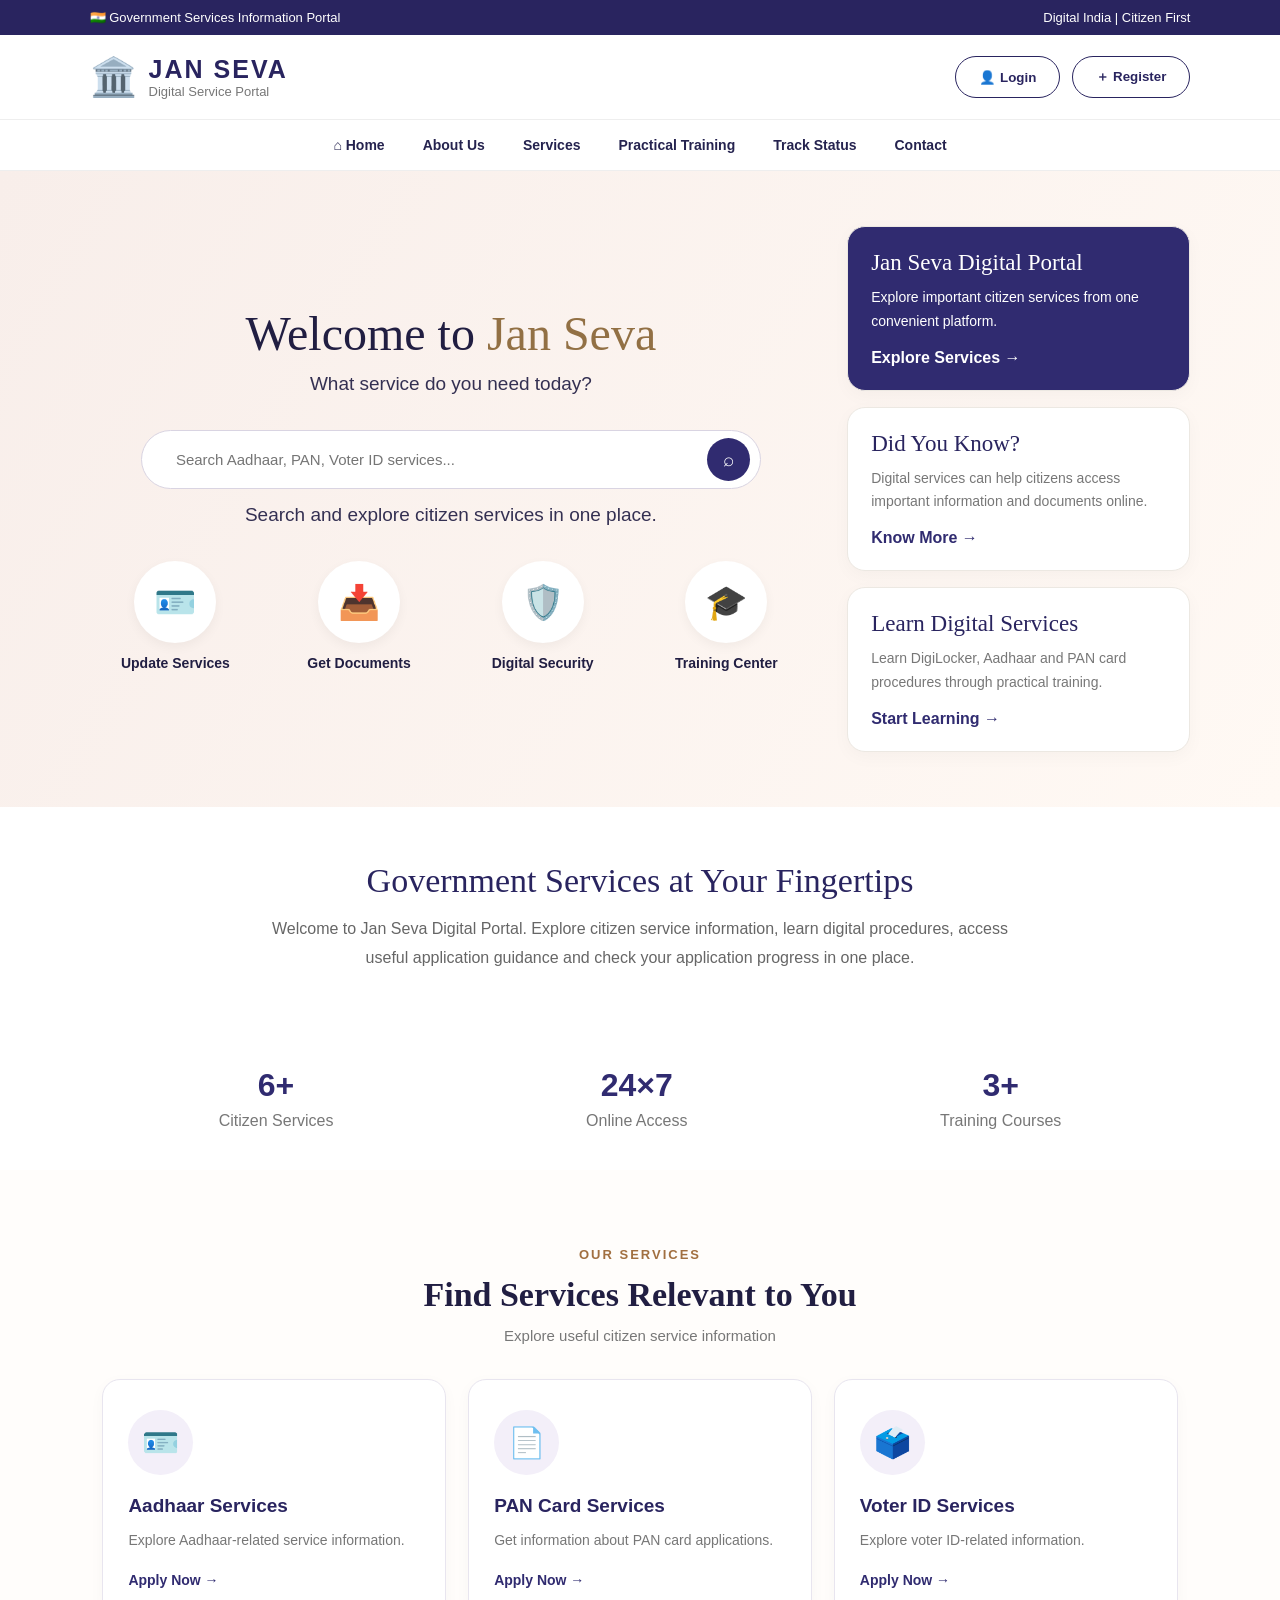
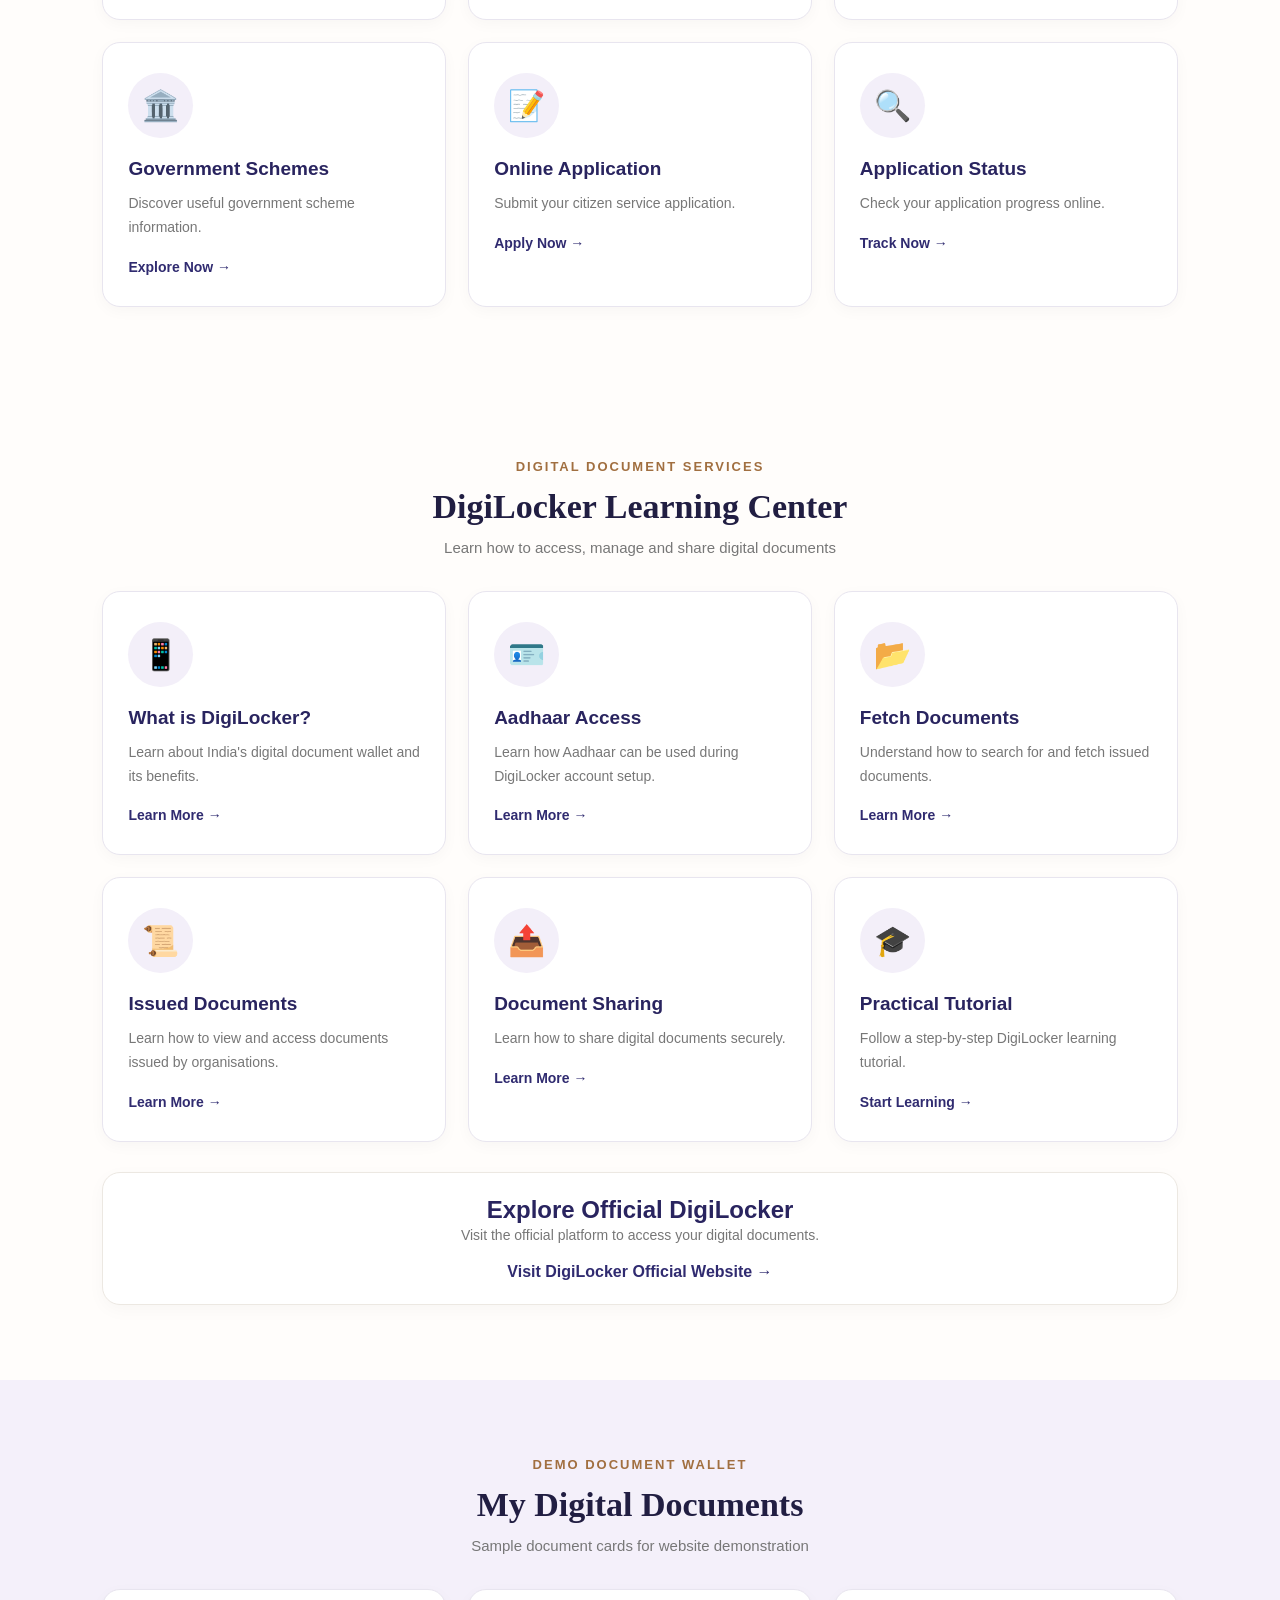
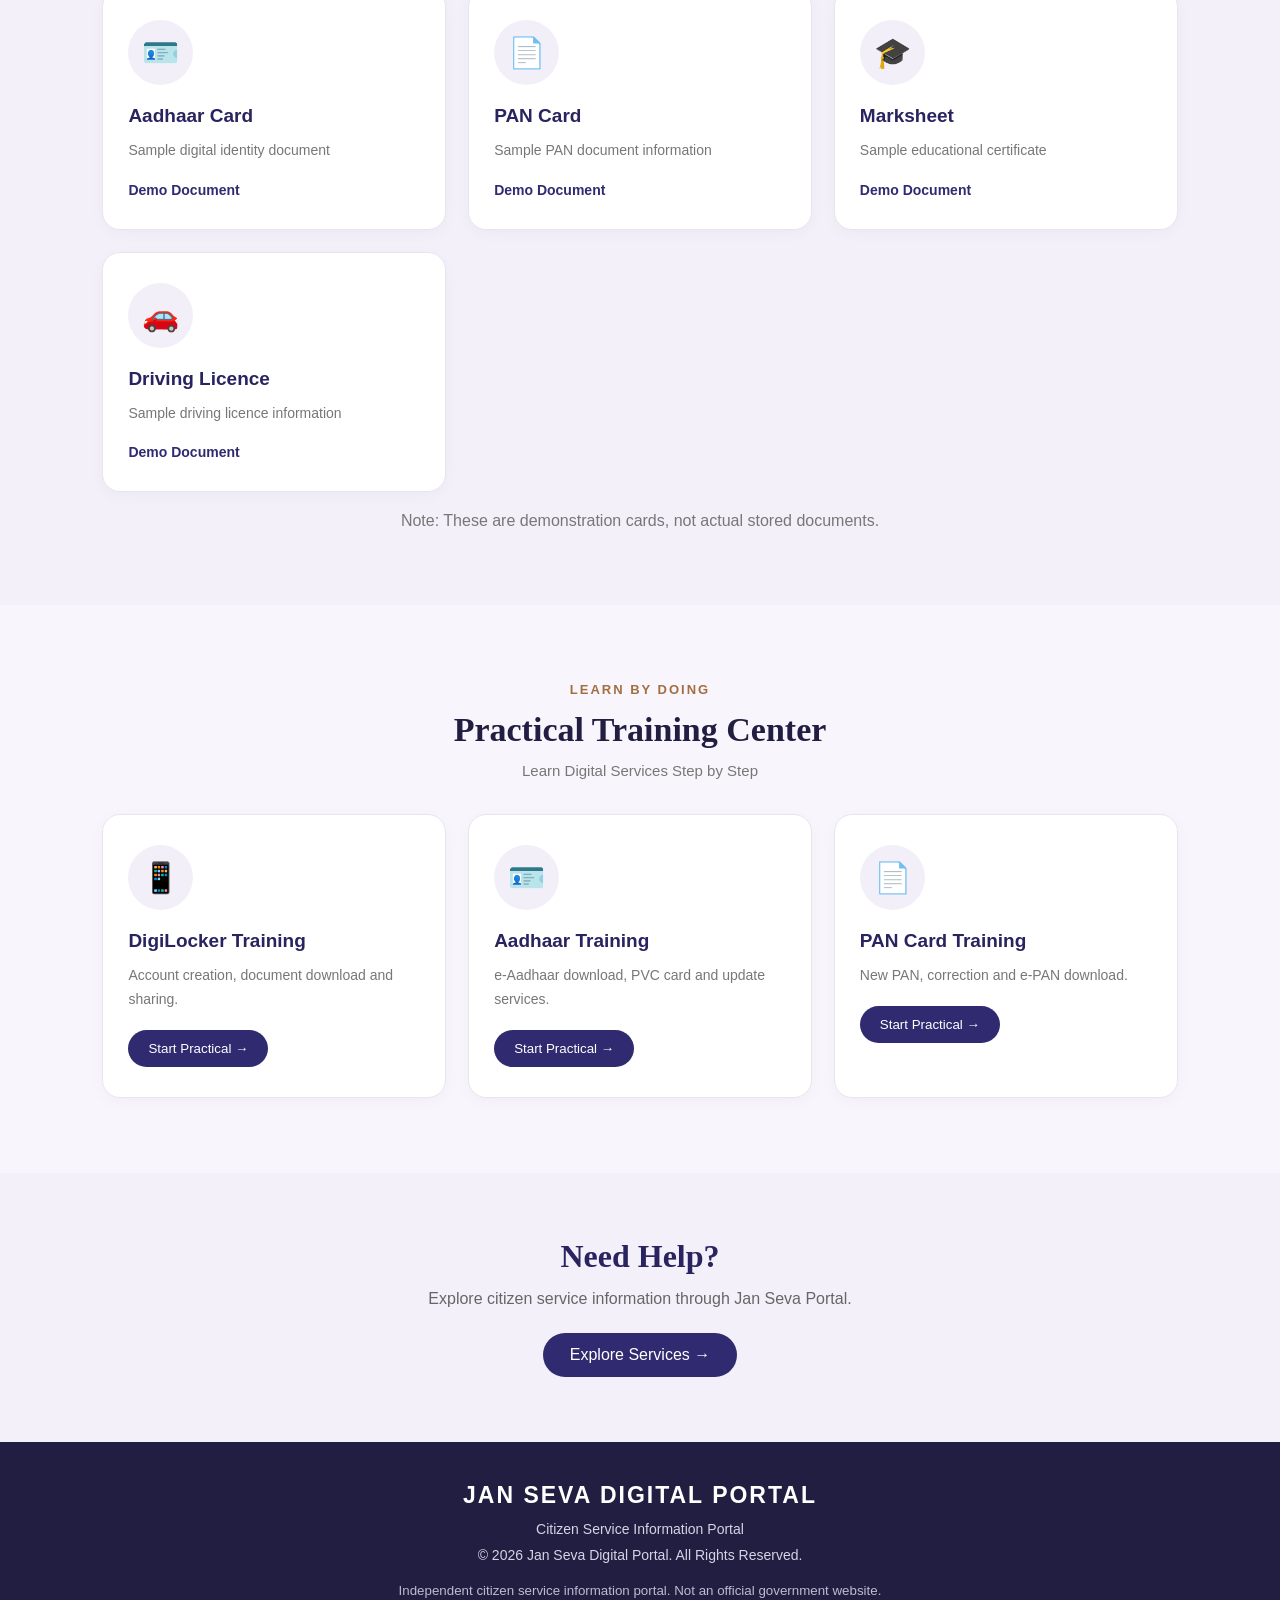
<file: index.html>
<!DOCTYPE html>
<html lang="en">
<head>
<meta charset="UTF-8">
<meta name="viewport" content="width=device-width, initial-scale=1.0">
<title>Jan Seva Digital Portal</title>
<link rel="stylesheet" href="style.css">

<style>
/* NEW HOMEPAGE DESIGN */

.portal-hero {
    background: linear-gradient(120deg,#f8eeea,#fff9f4);
    padding: 55px 7%;
}

.portal-layout {
    max-width: 1250px;
    margin: auto;
    display: grid;
    grid-template-columns: 2fr 0.95fr;
    gap: 35px;
    align-items: center;
}

.portal-main {
    text-align: center;
}

.portal-main h2 {
    font: 48px Georgia,serif;
    color: #211e42;
    margin-bottom: 12px;
}

.portal-main h2 span {
    color: #927044;
}

.portal-main > p {
    font-size: 19px;
    color: #343052;
    margin-bottom: 35px;
}

.service-search {
    background: white;
    border: 1px solid #d9d4e2;
    border-radius: 40px;
    padding: 7px 10px 7px 22px;
    display: flex;
    align-items: center;
    max-width: 620px;
    margin: auto;
}

.service-search input {
    border: none;
    outline: none;
    flex: 1;
    min-width: 0;
    padding: 12px;
    font-size: 15px;
}

.service-search button {
    border: none;
    background: #302b70;
    color: white;
    width: 43px;
    height: 43px;
    border-radius: 50%;
    cursor: pointer;
    font-size: 19px;
}

.quick-links {
    display: grid;
    grid-template-columns: repeat(4,1fr);
    gap: 12px;
    margin-top: 35px;
}

.quick-link {
    text-decoration: none;
    color: #211e42;
    text-align: center;
    font-weight: 600;
    font-size: 14px;
}

.quick-icon {
    width: 82px;
    height: 82px;
    background: white;
    border-radius: 50%;
    display: grid;
    place-items: center;
    font-size: 34px;
    margin: 0 auto 12px;
    box-shadow: 0 4px 12px #0000000c;
    transition: .3s;
}

.quick-link:hover .quick-icon {
    transform: translateY(-5px);
    background: #eeeaf7;
}

.side-panel {
    display: flex;
    flex-direction: column;
    gap: 16px;
}

.side-card {
    background: white;
    border-radius: 18px;
    padding: 23px;
    border: 1px solid #ece8e2;
    box-shadow: 0 5px 18px #00000008;
}

.side-card h3 {
    font: 23px Georgia,serif;
    color: #29245f;
    margin-bottom: 10px;
}

.side-card p {
    color: #777;
    font-size: 14px;
    line-height: 1.7;
}

.side-card a {
    display: inline-block;
    margin-top: 15px;
    text-decoration: none;
    color: #302b70;
    font-weight: bold;
}

.side-card.feature {
    background: #302b70;
    color: white;
}

.side-card.feature h3,
.side-card.feature p {
    color: white;
}

.section-heading {
    margin-bottom: 35px;
}

.section-heading h2 {
    font-size: 34px;
}

.service-box .card {
    min-height: 220px;
}

.training-area {
    background: #f8f5fc;
}

.training-area .card {
    cursor: default;
}

#trainingContent {
    text-align: left;
}

#trainingSteps {
    white-space: normal;
    line-height: 2;
}

.search-note {
    text-align: center;
    margin-top: 15px;
    color: #302b70;
    font-size: 14px;
}

.portal-welcome {
    padding: 55px 8%;
    text-align: center;
    background: white;
}

.portal-welcome h2 {
    font: 34px Georgia,serif;
    color: #29245f;
    margin-bottom: 15px;
}

.portal-welcome p {
    max-width: 750px;
    margin: auto;
    line-height: 1.8;
    color: #666;
}

@media(max-width:850px) {
    .portal-layout {
        grid-template-columns: 1fr;
    }

    .portal-main h2 {
        font-size: 36px;
    }

    .side-panel {
        display: grid;
        grid-template-columns: 1fr 1fr;
    }

    .quick-links {
        grid-template-columns: repeat(4,1fr);
    }
}

@media(max-width:500px) {
    .portal-hero {
        padding: 40px 15px;
    }

    .portal-main h2 {
        font-size: 30px;
    }

    .quick-icon {
        width: 58px;
        height: 58px;
        font-size: 25px;
    }

    .quick-link {
        font-size: 11px;
    }

    .side-panel {
        grid-template-columns: 1fr;
    }
}
</style>
</head>

<body>

<!-- TOP BAR -->
<div class="topbar">
    <span>🇮🇳 Government Services Information Portal</span>
    <span>Digital India | Citizen First</span>
</div>

<p id="statusResult"></p>

<!-- HEADER -->
<header>
    <div class="logo">
        <div class="logo-icon">🏛️</div>
        <div>
            <h1>JAN SEVA</h1>
            <p>Digital Service Portal</p>
        </div>
    </div>

    <div class="header-right" id="userArea">
        <button onclick="openAuth('login')">👤 Login</button>
        <button onclick="openAuth('register')">＋ Register</button>
    </div>
</header>

<!-- NAVIGATION -->
<nav>
    <a href="#">⌂ Home</a>
    <a href="#about">About Us</a>
    <a href="#services">Services</a>
    <a href="#training">Practical Training</a>
    <a href="#applicationForm">Track Status</a>
    <a href="#contact">Contact</a>
</nav>

<!-- MAIN HOMEPAGE -->
<section class="portal-hero">

<div class="portal-layout">

    <!-- LEFT SIDE -->
    <div class="portal-main">

        <h2>Welcome to <span>Jan Seva</span></h2>

        <p>What service do you need today?</p>

        <!-- SEARCH SERVICES -->
        <div class="service-search">
            <input
                type="search"
                id="serviceSearch"
                placeholder="Search Aadhaar, PAN, Voter ID services..."
                oninput="filterServices(this.value)"
            >
            <button onclick="filterServices(document.getElementById('serviceSearch').value)">⌕</button>
        </div>

        <p class="search-note">
            Search and explore citizen services in one place.
        </p>

        <!-- QUICK SERVICES -->
        <div class="quick-links">

            <a href="#services" class="quick-link">
                <div class="quick-icon">🪪</div>
                Update Services
            </a>

            <a href="#services" class="quick-link">
                <div class="quick-icon">📥</div>
                Get Documents
            </a>

            <a href="#services" class="quick-link">
                <div class="quick-icon">🛡️</div>
                Digital Security
            </a>

            <a href="#training" class="quick-link">
                <div class="quick-icon">🎓</div>
                Training Center
            </a>

        </div>

    </div>

    <!-- RIGHT SIDE INFORMATION -->
    <div class="side-panel">

        <div class="side-card feature">
            <h3>Jan Seva Digital Portal</h3>
            <p>Explore important citizen services from one convenient platform.</p>
            <a href="#services" style="color:white;">
                Explore Services →
            </a>
        </div>

        <div class="side-card">
            <h3>Did You Know?</h3>
            <p>Digital services can help citizens access important information and documents online.</p>
            <a href="#about">Know More →</a>
        </div>

        <div class="side-card">
            <h3>Learn Digital Services</h3>
            <p>Learn DigiLocker, Aadhaar and PAN card procedures through practical training.</p>
            <a href="#training">Start Learning →</a>
        </div>

    </div>

</div>
</section>

<!-- ABOUT -->
<section class="portal-welcome" id="about">
    <h2>Government Services at Your Fingertips</h2>
    <p>
        Welcome to Jan Seva Digital Portal. Explore citizen service
        information, learn digital procedures, access useful application
        guidance and check your application progress in one place.
    </p>
</section>

<!-- STATISTICS -->
<section class="statistics">
    <div>
        <h3>6+</h3>
        <p>Citizen Services</p>
    </div>

    <div>
        <h3>24×7</h3>
        <p>Online Access</p>
    </div>

    <div>
        <h3>3+</h3>
        <p>Training Courses</p>
    </div>
</section>

<!-- CITIZEN SERVICES -->
<section class="services" id="services">

    <div class="section-heading">
        <span>OUR SERVICES</span>
        <h2>Find Services Relevant to You</h2>
        <p>Explore useful citizen service information</p>
    </div>

    <div class="service-box" id="citizenServices">

        <div class="card" onclick="openForm('Aadhaar Services')">
            <div class="service-icon">🪪</div>
            <h3>Aadhaar Services</h3>
            <p>Explore Aadhaar-related service information.</p>
            <span>Apply Now →</span>
        </div>

        <div class="card" onclick="openForm('PAN Card Services')">
            <div class="service-icon">📄</div>
            <h3>PAN Card Services</h3>
            <p>Get information about PAN card applications.</p>
            <span>Apply Now →</span>
        </div>

        <div class="card" onclick="openForm('Voter ID Services')">
            <div class="service-icon">🗳️</div>
            <h3>Voter ID Services</h3>
            <p>Explore voter ID-related information.</p>
            <span>Apply Now →</span>
        </div>

        <div class="card" onclick="openForm('Government Schemes')">
            <div class="service-icon">🏛️</div>
            <h3>Government Schemes</h3>
            <p>Discover useful government scheme information.</p>
            <span>Explore Now →</span>
        </div>

        <div class="card" onclick="openForm('Online Application')">
            <div class="service-icon">📝</div>
            <h3>Online Application</h3>
            <p>Submit your citizen service application.</p>
            <span>Apply Now →</span>
        </div>

        <div class="card" onclick="openForm('Application Status')">
            <div class="service-icon">🔍</div>
            <h3>Application Status</h3>
            <p>Check your application progress online.</p>
            <span>Track Now →</span>
        </div>

    </div>

    <p id="noSearchResult" style="display:none;text-align:center;margin-top:20px;">
        No matching services found.
    </p>

</section>

<!-- LOGIN FORM -->
<div id="loginForm" class="auth-overlay">

    <div class="auth-box">
        <button class="close-btn" onclick="closeAuth()">×</button>

        <h2>User Login</h2>
        <p>Login to Jan Seva Digital Portal</p>

        <form onsubmit="demoLogin(event)">

            <label>Mobile Number</label>
            <input type="tel" id="loginMobile"
                maxlength="10"
                placeholder="Enter Mobile Number" required>

            <label>Password</label>
            <input type="password" id="loginPassword"
                placeholder="Enter Password" required>

            <button type="submit">Login</button>
        </form>

        <p>New User?
            <a href="#" onclick="showRegister()">Register Here</a>
        </p>
    </div>
</div>

<!-- REGISTER FORM -->
<div id="registerForm" class="auth-overlay">

    <div class="auth-box">
        <button class="close-btn" onclick="closeAuth()">×</button>

        <h2>Create Account</h2>
        <p>Register as a new user</p>

        <form onsubmit="demoRegister(event)">

            <label>Full Name</label>
            <input type="text" id="regName"
                placeholder="Enter Full Name" required>

            <label>Mobile Number</label>
            <input type="tel" id="regMobile"
                maxlength="10"
                placeholder="Enter Mobile Number" required>

            <label>Email Address</label>
            <input type="email" id="regEmail"
                placeholder="Enter Email Address" required>

            <label>Password</label>
            <input type="password" id="regPassword"
                placeholder="Create Password" required>

            <label>Confirm Password</label>
            <input type="password" id="confirmPassword"
                placeholder="Confirm Password" required>

            <button type="submit">Create Account</button>
        </form>
    </div>
</div>

<!-- APPLICATION FORM -->
<section id="applicationForm" class="application-form"
    style="display:none;">

    <h2 id="formTitle">Application Form</h2>

    <form id="serviceForm">

        <div id="serviceFields"></div>

        <div id="otpSection"
            style="display:block;margin-top:15px;">

            <label>Mobile Number</label>
            <input type="tel" id="mobile"
                placeholder="Enter 10 digit mobile number"
                maxlength="10" required>

            <button type="button" onclick="sendOTP()">
                Send Demo OTP
            </button>

            <label>Enter OTP</label>
            <input type="text" id="otp"
                placeholder="Enter Demo OTP 123456"
                maxlength="6">

            <button type="button" onclick="verifyOTP()">
                Verify OTP
            </button>

            <p id="message"></p>

        </div>

        <button type="submit" id="submitBtn"
            style="display:none;">
            Submit Application
        </button>

    </form>
</section>

<!-- DIGILOCKER LEARNING CENTER -->

<section class="services" id="digilocker">

    <div class="section-heading">
        <span>DIGITAL DOCUMENT SERVICES</span>
        <h2>DigiLocker Learning Center</h2>
        <p>Learn how to access, manage and share digital documents</p>
    </div>

    <div class="service-box">

        <div class="card">
            <div class="service-icon">📱</div>
            <h3>What is DigiLocker?</h3>
            <p>Learn about India's digital document wallet and its benefits.</p>
            <span onclick="showTraining('digilocker')">Learn More →</span>
        </div>

        <div class="card">
            <div class="service-icon">🪪</div>
            <h3>Aadhaar Access</h3>
            <p>Learn how Aadhaar can be used during DigiLocker account setup.</p>
            <span onclick="showTraining('digilocker')">Learn More →</span>
        </div>

        <div class="card">
            <div class="service-icon">📂</div>
            <h3>Fetch Documents</h3>
            <p>Understand how to search for and fetch issued documents.</p>
            <span onclick="showTraining('digilocker')">Learn More →</span>
        </div>

        <div class="card">
            <div class="service-icon">📜</div>
            <h3>Issued Documents</h3>
            <p>Learn how to view and access documents issued by organisations.</p>
            <span onclick="showTraining('digilocker')">Learn More →</span>
        </div>

        <div class="card">
            <div class="service-icon">📤</div>
            <h3>Document Sharing</h3>
            <p>Learn how to share digital documents securely.</p>
            <span onclick="showTraining('digilocker')">Learn More →</span>
        </div>

        <div class="card">
            <div class="service-icon">🎓</div>
            <h3>Practical Tutorial</h3>
            <p>Follow a step-by-step DigiLocker learning tutorial.</p>
            <span onclick="showTraining('digilocker')">Start Learning →</span>
        </div>

    </div>

    <div class="side-card" style="margin-top:30px;text-align:center;">
        <h2 style="color:#29245f;">Explore Official DigiLocker</h2>
        <p>Visit the official platform to access your digital documents.</p>
        <a href="https://www.digilocker.gov.in/" target="_blank">
            Visit DigiLocker Official Website →
        </a>
    </div>

</section>

<!-- SAMPLE DOCUMENT DASHBOARD -->

<section class="services" style="background:#f4f0fa;">

    <div class="section-heading">
        <span>DEMO DOCUMENT WALLET</span>
        <h2>My Digital Documents</h2>
        <p>Sample document cards for website demonstration</p>
    </div>

    <div class="service-box">

        <div class="card">
            <div class="service-icon">🪪</div>
            <h3>Aadhaar Card</h3>
            <p>Sample digital identity document</p>
            <span>Demo Document</span>
        </div>

        <div class="card">
            <div class="service-icon">📄</div>
            <h3>PAN Card</h3>
            <p>Sample PAN document information</p>
            <span>Demo Document</span>
        </div>

        <div class="card">
            <div class="service-icon">🎓</div>
            <h3>Marksheet</h3>
            <p>Sample educational certificate</p>
            <span>Demo Document</span>
        </div>

        <div class="card">
            <div class="service-icon">🚗</div>
            <h3>Driving Licence</h3>
            <p>Sample driving licence information</p>
            <span>Demo Document</span>
        </div>

    </div>

    <p style="text-align:center;color:#777;margin-top:20px;">
        Note: These are demonstration cards, not actual stored documents.
    </p>

</section>

<!-- PRACTICAL TRAINING -->
<section class="services training-area" id="training">

    <div class="section-heading">
        <span>LEARN BY DOING</span>
        <h2>Practical Training Center</h2>
        <p>Learn Digital Services Step by Step</p>
    </div>

    <div class="service-box">

        <div class="card">
            <div class="service-icon">📱</div>
            <h3>DigiLocker Training</h3>
            <p>Account creation, document download and sharing.</p>
            <button onclick="showTraining('digilocker')">
                Start Practical →
            </button>
        </div>

        <div class="card">
            <div class="service-icon">🪪</div>
            <h3>Aadhaar Training</h3>
            <p>e-Aadhaar download, PVC card and update services.</p>
            <button onclick="showTraining('aadhaar')">
                Start Practical →
            </button>
        </div>

        <div class="card">
            <div class="service-icon">📄</div>
            <h3>PAN Card Training</h3>
            <p>New PAN, correction and e-PAN download.</p>
            <button onclick="showTraining('pan')">
                Start Practical →
            </button>
        </div>

    </div>

    <!-- TRAINING DETAILS -->
    <div id="trainingContent" style="display:none; margin-top:35px;">

        <div class="card" style="padding:30px; cursor:default;">

            <h2 id="trainingTitle"></h2>

            <p id="trainingDescription"></p>

            <div id="trainingSteps"></div>

            <div style="display:flex; gap:10px; margin-top:25px; flex-wrap:wrap;">

                <button onclick="previousTrainingStep()">
                    ← Previous
                </button>

                <button onclick="nextTrainingStep()">
                    Next →
                </button>

                <button onclick="completeTraining()">
                    Finish Training
                </button>

            </div>

            <button onclick="closeTraining()" style="margin-top:15px;">
                Close Training
            </button>

        </div>

    </div>

</section>
<!-- CONTACT -->
<section class="contact-section" id="contact">
    <h2>Need Help?</h2>
    <p>Explore citizen service information through Jan Seva Portal.</p>
    <a href="#services">Explore Services →</a>
</section>

<!-- FOOTER -->
<footer>
    <h2>JAN SEVA DIGITAL PORTAL</h2>
    <p>Citizen Service Information Portal</p>
    <p>© 2026 Jan Seva Digital Portal. All Rights Reserved.</p>
    <small>
        Independent citizen service information portal.
        Not an official government website.
    </small>
</footer>

<script src="script.js"></script>

<script>
// SERVICE SEARCH
function filterServices(searchText) {

    const cards = document.querySelectorAll(
        "#citizenServices .card"
    );

    let found = 0;
    const search = searchText.toLowerCase().trim();

    cards.forEach(function(card) {

        const text = card.innerText.toLowerCase();

        if (text.includes(search)) {
            card.style.display = "";
            found++;
        } else {
            card.style.display = "none";
        }

    });

    document.getElementById("noSearchResult").style.display =
        found === 0 ? "block" : "none";
}
</script>

</body>
</html>
</file>
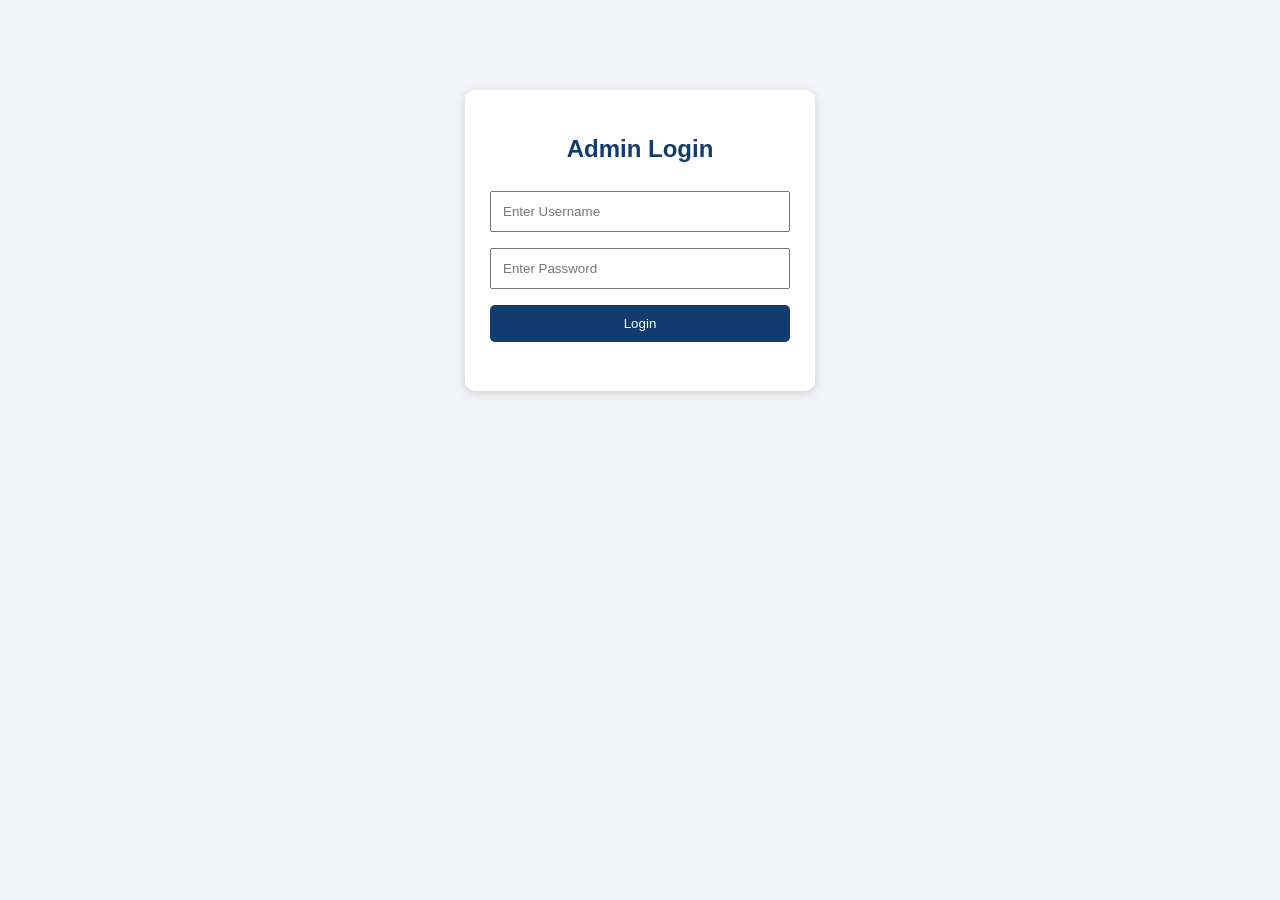
<file: admin.html>
<!DOCTYPE html>
<html lang="en">
<head>
    <meta charset="UTF-8">
    <meta name="viewport" content="width=device-width, initial-scale=1.0">
    <title>Jan Seva Admin Panel</title>

    <style>
        * {
            box-sizing: border-box;
        }

        body {
            font-family: Arial, sans-serif;
            background: #f2f4f8;
            margin: 0;
            padding: 20px;
        }

        .login-box {
            max-width: 350px;
            margin: 70px auto;
            padding: 25px;
            background: white;
            border-radius: 10px;
            box-shadow: 0 2px 10px #ccc;
        }

        input, select, button {
            width: 100%;
            padding: 11px;
            margin: 8px 0;
        }

        button {
            background: #123b70;
            color: white;
            border: none;
            cursor: pointer;
            border-radius: 5px;
        }

        button:hover {
            background: #20569b;
        }

        h1, h2 {
            color: #123b70;
            text-align: center;
        }

        #dashboard {
            display: none;
        }

        .table-box {
            overflow-x: auto;
            background: white;
            padding: 15px;
            border-radius: 10px;
        }

        table {
            width: 100%;
            border-collapse: collapse;
            min-width: 650px;
        }

        th, td {
            padding: 10px;
            border: 1px solid #ddd;
            text-align: left;
        }

        th {
            background: #123b70;
            color: white;
        }

        #message {
            text-align: center;
            color: red;
        }

        #dashboardMessage {
            text-align: center;
            font-weight: bold;
        }
    </style>
</head>

<body>

    <!-- ADMIN LOGIN -->

    <div class="login-box" id="loginBox">

        <h2>Admin Login</h2>

        <input type="text" id="username"
               placeholder="Enter Username">

        <input type="password" id="password"
               placeholder="Enter Password">

        <button type="button" onclick="login()">Login</button>

        <p id="message"></p>

    </div>


    <!-- ADMIN DASHBOARD -->

    <div id="dashboard">

        <h1>Jan Seva Admin Panel</h1>

        <button type="button" onclick="loadApplications()">
            Refresh Applications
        </button>

        <button type="button" onclick="logout()">
            Logout
        </button>

        <p id="dashboardMessage"></p>

        <div class="table-box">

            <table>
                <thead>
                    <tr>
                        <th>Application No.</th>
                        <th>Service</th>
                        <th>Applicant</th>
                        <th>Mobile</th>
                        <th>Status</th>
                        <th>Action</th>
                    </tr>
                </thead>

                <tbody id="applicationList"></tbody>
            </table>

        </div>

    </div>


    <script>

        const API_URL = "http://127.0.0.1:5075/api";


        // ADMIN LOGIN

        async function login() {

            const username =
                document.getElementById("username").value.trim();

            const password =
                document.getElementById("password").value;

            const message =
                document.getElementById("message");

            if (!username || !password) {
                message.innerText =
                    "Please enter username and password.";
                return;
            }

            message.innerText = "Checking login...";

            try {

                const response = await fetch(
                    API_URL + "/admin/login",
                    {
                        method: "POST",
                        credentials: "include",
                        headers: {
                            "Content-Type": "application/json"
                        },
                        body: JSON.stringify({
                            username: username,
                            password: password
                        })
                    }
                );

                const result = await response.json().catch(() => ({}));

                if (!response.ok) {
                    message.innerText =
                        result.message || "Login failed!";
                    return;
                }

                document.getElementById("loginBox").style.display = "none";

                document.getElementById("dashboard").style.display = "block";

                loadApplications();

            } catch (error) {

                console.error(error);

                message.innerText =
                    "Backend connection failed!";

            }
        }


        // LOAD APPLICATIONS

        async function loadApplications() {

            const list =
                document.getElementById("applicationList");

            const dashboardMessage =
                document.getElementById("dashboardMessage");

            list.innerHTML = "";

            dashboardMessage.innerText =
                "Loading applications...";

            try {

                const response = await fetch(
                    API_URL + "/applications",
                    {
                        method: "GET",
                        credentials: "include"
                    }
                );

                if (response.status === 401 ||
                    response.status === 403) {

                    dashboardMessage.innerText =
                        "Login expired or Admin permission missing.";

                    return;
                }

                if (!response.ok) {
                    dashboardMessage.innerText =
                        "Error loading applications: " +
                        response.status;
                    return;
                }

                const applications = await response.json();

                if (!Array.isArray(applications)) {
                    dashboardMessage.innerText =
                        "Invalid application data.";
                    return;
                }

                if (applications.length === 0) {
                    dashboardMessage.innerText =
                        "No applications found.";
                    return;
                }

                dashboardMessage.innerText = "";

                applications.forEach(app => {

                    const row = document.createElement("tr");

                    const values = [
                        app.applicationNumber,
                        app.serviceName,
                        app.applicantName,
                        app.mobile,
                        app.status
                    ];

                    values.forEach(value => {

                        const cell = document.createElement("td");

                        cell.textContent = value ?? "";

                        row.appendChild(cell);

                    });

                    const actionCell =
                        document.createElement("td");

                    const select =
                        document.createElement("select");

                    ["Pending", "Approved", "Rejected"].forEach(status => {

                        const option =
                            document.createElement("option");

                        option.value = status;
                        option.textContent = status;

                        select.appendChild(option);

                    });

                    select.value = app.status;

                    const button =
                        document.createElement("button");

                    button.type = "button";
                    button.textContent = "Update";

                    button.onclick = function () {

                        updateStatus(
                            app.applicationNumber,
                            select.value
                        );

                    };

                    actionCell.appendChild(select);
                    actionCell.appendChild(button);

                    row.appendChild(actionCell);

                    list.appendChild(row);

                });

            } catch (error) {

                console.error(error);

                dashboardMessage.innerText =
                    "Backend connection failed!";

            }
        }


        // UPDATE APPLICATION STATUS

        async function updateStatus(number, status) {

            const dashboardMessage =
                document.getElementById("dashboardMessage");

            dashboardMessage.innerText = "Updating status...";

            try {

                const response = await fetch(
                    API_URL + "/applications/" +
                    encodeURIComponent(number) + "/status",
                    {
                        method: "PUT",
                        credentials: "include",
                        headers: {
                            "Content-Type": "application/json"
                        },
                        body: JSON.stringify(status)
                    }
                );

                const resultText = await response.text();

                if (!response.ok) {

                    dashboardMessage.innerText =
                        "Status update failed!";

                    alert(
                        "Status update failed!\n" +
                        "HTTP Error: " + response.status +
                        "\nReason: " + resultText
                    );

                    return;
                }

                let result = {};

                try {
                    result = JSON.parse(resultText);
                } catch (error) {
                    result.message = resultText;
                }

                dashboardMessage.innerText =
                    result.message || "Status updated successfully!";

                alert(
                    "Status updated successfully!\n" +
                    "Application ID: " + number +
                    "\nNew Status: " + status
                );

                await loadApplications();

                dashboardMessage.innerText =
                    "Status updated successfully!";

            } catch (error) {

                console.error(error);

                dashboardMessage.innerText =
                    "Backend connection failed!";

                alert("Error: " + error.message);

            }
        }


        // ADMIN LOGOUT

        async function logout() {

            try {

                await fetch(
                    API_URL + "/admin/logout",
                    {
                        method: "POST",
                        credentials: "include"
                    }
                );

            } catch (error) {

                console.error(error);

            }

            document.getElementById("dashboard").style.display = "none";

            document.getElementById("loginBox").style.display = "block";

            document.getElementById("password").value = "";

            document.getElementById("message").innerText =
                "You are logged out.";

            document.getElementById("applicationList").innerHTML = "";

        }

    </script>

</body>
</html>
</file>
<file: style.css>
/* ==============================
   JAN SEVA DIGITAL PORTAL
   MODERN GOVERNMENT STYLE
================================ */

* {
    margin: 0;
    padding: 0;
    box-sizing: border-box;
}

html {
    scroll-behavior: smooth;
}

body {
    font-family: Arial, sans-serif;
    background: #fffdfb;
    color: #202044;
}

/* TOP BAR */

.topbar {
    background: #29245f;
    color: white;
    padding: 10px 7%;
    display: flex;
    justify-content: space-between;
    font-size: 13px;
}

/* HEADER */

header {
    background: white;
    padding: 20px 7%;
    display: flex;
    align-items: center;
    justify-content: space-between;
    border-bottom: 1px solid #eee;
}

.logo {
    display: flex;
    align-items: center;
    gap: 12px;
}

.logo-icon {
    font-size: 38px;
}

.logo h1 {
    color: #29245f;
    font-size: 25px;
    letter-spacing: 2px;
}

.logo p {
    color: #777;
    font-size: 13px;
}

.header-right {
    display: flex;
    gap: 12px;
}

.header-right button {
    padding: 11px 23px;
    border-radius: 25px;
    border: 1px solid #29245f;
    background: white;
    color: #29245f;
    cursor: pointer;
    font-weight: bold;
    transition: 0.3s;
}

.header-right button:hover {
    background: #29245f;
    color: white;
}

/* NAVIGATION */

nav {
    background: white;
    padding: 17px 7%;
    display: flex;
    align-items: center;
    justify-content: center;
    gap: 38px;
    border-bottom: 1px solid #eee;
    position: sticky;
    top: 0;
    z-index: 100;
}

nav a {
    text-decoration: none;
    color: #25234f;
    font-size: 14px;
    font-weight: 600;
    transition: 0.3s;
}

nav a:hover {
    color: #a66c37;
}

/* MAIN SLIDESHOW */

.slideshow {
    position: relative;
    min-height: 420px;
    background: #f8eeea;
    overflow: hidden;
}

.slide {
    display: none;
    min-height: 420px;
    padding: 80px 12%;
    align-items: center;
    background: linear-gradient(
        110deg,
        #f8eeea,
        #fff9f3
    );
}

.slide.active {
    display: flex;
}

.slide-content {
    max-width: 700px;
}

.hero-tag {
    color: #9a6b3e;
    font-size: 13px;
    font-weight: bold;
    letter-spacing: 2px;
}

.slide-content h1 {
    font-family: Georgia, serif;
    font-size: 48px;
    line-height: 1.2;
    margin: 20px 0;
    color: #211e42;
}

.slide-content h1 span {
    color: #987044;
}

.slide-content p {
    color: #555;
    font-size: 17px;
    margin-bottom: 28px;
}

.slide-content a,
.hero-btn {
    display: inline-block;
    text-decoration: none;
    padding: 14px 28px;
    background: #302b70;
    color: white;
    border-radius: 30px;
    font-weight: bold;
}

.slide-content a:hover,
.hero-btn:hover {
    background: #a16f40;
}

.slide-btn {
    position: absolute;
    top: 50%;
    transform: translateY(-50%);
    border: none;
    background: #302b70;
    color: white;
    width: 38px;
    height: 38px;
    border-radius: 50%;
    cursor: pointer;
}

.prev {
    left: 25px;
}

.next {
    right: 25px;
}

.slide-dots {
    position: absolute;
    bottom: 20px;
    left: 50%;
    transform: translateX(-50%);
}

.dot {
    display: inline-block;
    width: 10px;
    height: 10px;
    border-radius: 50%;
    background: #bcb8d2;
    margin: 0 5px;
    cursor: pointer;
}

.dot.active {
    background: #302b70;
}

/* QUICK INFORMATION */

.quick-info {
    background: white;
    padding: 25px 8%;
    display: flex;
    justify-content: space-around;
    gap: 20px;
    flex-wrap: wrap;
    box-shadow: 0 5px 20px rgba(0,0,0,0.04);
}

.info-item {
    display: flex;
    align-items: center;
    gap: 15px;
}

.info-icon {
    background: #f4f0fa;
    width: 55px;
    height: 55px;
    display: grid;
    place-items: center;
    border-radius: 50%;
    font-size: 25px;
}

.info-item h3 {
    font-size: 16px;
    color: #29245f;
}

.info-item p {
    font-size: 13px;
    color: #777;
    margin-top: 5px;
}

/* ABOUT HERO */

.hero {
    background: #f8eeea;
    padding: 85px 10%;
    text-align: center;
}

.hero-content {
    max-width: 750px;
    margin: auto;
}

.hero-content h1 {
    font-family: Georgia, serif;
    font-size: 40px;
    margin: 20px 0;
    color: #211e42;
}

.hero-content p {
    color: #666;
    font-size: 16px;
    line-height: 1.8;
    margin-bottom: 25px;
}

/* STATISTICS */

.statistics {
    display: flex;
    justify-content: space-around;
    flex-wrap: wrap;
    gap: 20px;
    padding: 40px 8%;
    background: white;
    text-align: center;
}

.statistics h3 {
    color: #302b70;
    font-size: 32px;
    margin-bottom: 8px;
}

.statistics p {
    color: #777;
}

/* SERVICES */

.services {
    padding: 75px 8%;
    background: #fffdfb;
}

.section-heading {
    text-align: center;
    margin-bottom: 40px;
}

.section-heading span {
    color: #a16f40;
    font-size: 13px;
    font-weight: bold;
    letter-spacing: 2px;
}

.section-heading h2 {
    font-family: Georgia, serif;
    font-size: 35px;
    margin: 13px 0;
    color: #211e42;
}

.section-heading p {
    color: #777;
    font-size: 15px;
}

.service-box {
    display: grid;
    grid-template-columns: repeat(3, 1fr);
    gap: 22px;
}

.card {
    background: white;
    padding: 30px 25px;
    border: 1px solid #e8e5ef;
    border-radius: 18px;
    cursor: pointer;
    transition: 0.3s;
    box-shadow: 0 4px 15px rgba(0,0,0,0.03);
}

.card:hover {
    transform: translateY(-7px);
    box-shadow: 0 12px 30px rgba(35,30,80,0.12);
    border-color: #c4b7dc;
}

.service-icon {
    width: 65px;
    height: 65px;
    border-radius: 50%;
    background: #f3eff9;
    display: grid;
    place-items: center;
    font-size: 30px;
    margin-bottom: 20px;
}

.card h3 {
    color: #29245f;
    font-size: 19px;
    margin-bottom: 12px;
}

.card p {
    color: #777;
    font-size: 14px;
    line-height: 1.7;
    margin-bottom: 18px;
}

.card span {
    color: #302b70;
    font-weight: bold;
    font-size: 14px;
}

.card button {
    background: #302b70;
    color: white;
    padding: 11px 20px;
    border: none;
    border-radius: 25px;
    cursor: pointer;
}

.card button:hover {
    background: #a16f40;
}

/* APPLICATION FORM */

.application-form {
    background: white;
    max-width: 650px;
    margin: 40px auto;
    padding: 35px;
    border-radius: 18px;
    border: 1px solid #e8e5ef;
    box-shadow: 0 8px 30px rgba(0,0,0,0.08);
}

.application-form h2 {
    color: #29245f;
    margin-bottom: 25px;
}

.application-form label,
.auth-box label {
    display: block;
    margin: 15px 0 7px;
    font-weight: bold;
    color: #333;
}

.application-form input,
.application-form select,
.auth-box input {
    width: 100%;
    padding: 13px;
    border: 1px solid #d8d5e2;
    border-radius: 8px;
    outline: none;
}

.application-form input:focus,
.auth-box input:focus {
    border-color: #302b70;
}

.application-form button {
    padding: 12px 22px;
    background: #302b70;
    color: white;
    border: none;
    border-radius: 8px;
    margin-top: 15px;
    cursor: pointer;
}

#message {
    margin-top: 12px;
    font-weight: bold;
}

/* LOGIN AND REGISTER */

.auth-overlay {
    display: none;
    position: fixed;
    inset: 0;
    background: rgba(15,13,40,0.65);
    z-index: 1000;
    align-items: center;
    justify-content: center;
    padding: 20px;
}

.auth-box {
    background: white;
    width: 100%;
    max-width: 420px;
    padding: 35px;
    border-radius: 18px;
    position: relative;
    max-height: 90vh;
    overflow-y: auto;
    box-shadow: 0 15px 40px rgba(0,0,0,0.2);
}

.auth-box h2 {
    color: #29245f;
    margin-bottom: 10px;
}

.auth-box p {
    color: #777;
    margin-bottom: 15px;
}

.auth-box button[type="submit"] {
    width: 100%;
    padding: 13px;
    margin-top: 20px;
    background: #302b70;
    color: white;
    border: none;
    border-radius: 8px;
    cursor: pointer;
}

.close-btn {
    position: absolute;
    right: 15px;
    top: 10px;
    background: none;
    border: none;
    font-size: 28px;
    cursor: pointer;
    color: #555;
}

/* PRACTICAL TRAINING */

#trainingContent {
    background: white;
    padding: 30px;
    margin: 35px auto 0;
    max-width: 800px;
    border-radius: 15px;
    border: 1px solid #e8e5ef;
}

#trainingTitle {
    color: #29245f;
    margin-bottom: 20px;
}

#trainingSteps {
    line-height: 2;
    color: #555;
}

/* CONTACT */

.contact-section {
    text-align: center;
    padding: 65px 20px;
    background: #f4f0fa;
}

.contact-section h2 {
    color: #29245f;
    font-family: Georgia, serif;
    font-size: 32px;
    margin-bottom: 15px;
}

.contact-section p {
    color: #666;
    margin-bottom: 25px;
}

.contact-section a {
    text-decoration: none;
    background: #302b70;
    color: white;
    padding: 13px 27px;
    border-radius: 25px;
    display: inline-block;
}

/* FOOTER */

footer {
    background: #211e42;
    color: white;
    text-align: center;
    padding: 40px 20px;
}

footer h2 {
    font-size: 23px;
    letter-spacing: 2px;
    margin-bottom: 12px;
}

footer p {
    color: #d5d3e4;
    margin: 10px 0;
    font-size: 14px;
}

footer small {
    display: block;
    color: #bdbbd0;
    margin-top: 20px;
}

/* STATUS */

#statusResult {
    text-align: center;
    color: #302b70;
}

/* MOBILE RESPONSIVE */

@media (max-width: 768px) {

    .topbar {
        flex-direction: column;
        text-align: center;
        gap: 7px;
    }

    header {
        padding: 15px;
        flex-wrap: wrap;
        gap: 15px;
    }

    .logo h1 {
        font-size: 20px;
    }

    .header-right {
        gap: 7px;
    }

    .header-right button {
        padding: 9px 13px;
        font-size: 12px;
    }

    nav {
        gap: 15px;
        padding: 15px;
        flex-wrap: wrap;
    }

    nav a {
        font-size: 12px;
    }

    .slide {
        padding: 60px 10%;
        min-height: 350px;
    }

    .slide-content h1 {
        font-size: 32px;
    }

    .slide-content p {
        font-size: 14px;
    }

    .quick-info {
        align-items: flex-start;
        flex-direction: column;
    }

    .hero-content h1 {
        font-size: 29px;
    }

    .service-box {
        grid-template-columns: repeat(2, 1fr);
    }

    .services {
        padding: 50px 5%;
    }

    .section-heading h2 {
        font-size: 28px;
    }

    .application-form {
        margin: 20px;
        padding: 22px;
    }
}

@media (max-width: 480px) {

    .service-box {
        grid-template-columns: 1fr;
    }

    .slide-content h1 {
        font-size: 27px;
    }

    .slide-btn {
        width: 30px;
        height: 30px;
    }

    .statistics {
        flex-direction: column;
    }

    .auth-box {
        padding: 25px 20px;
    }

    nav {
        gap: 12px;
    }
}
</file>
